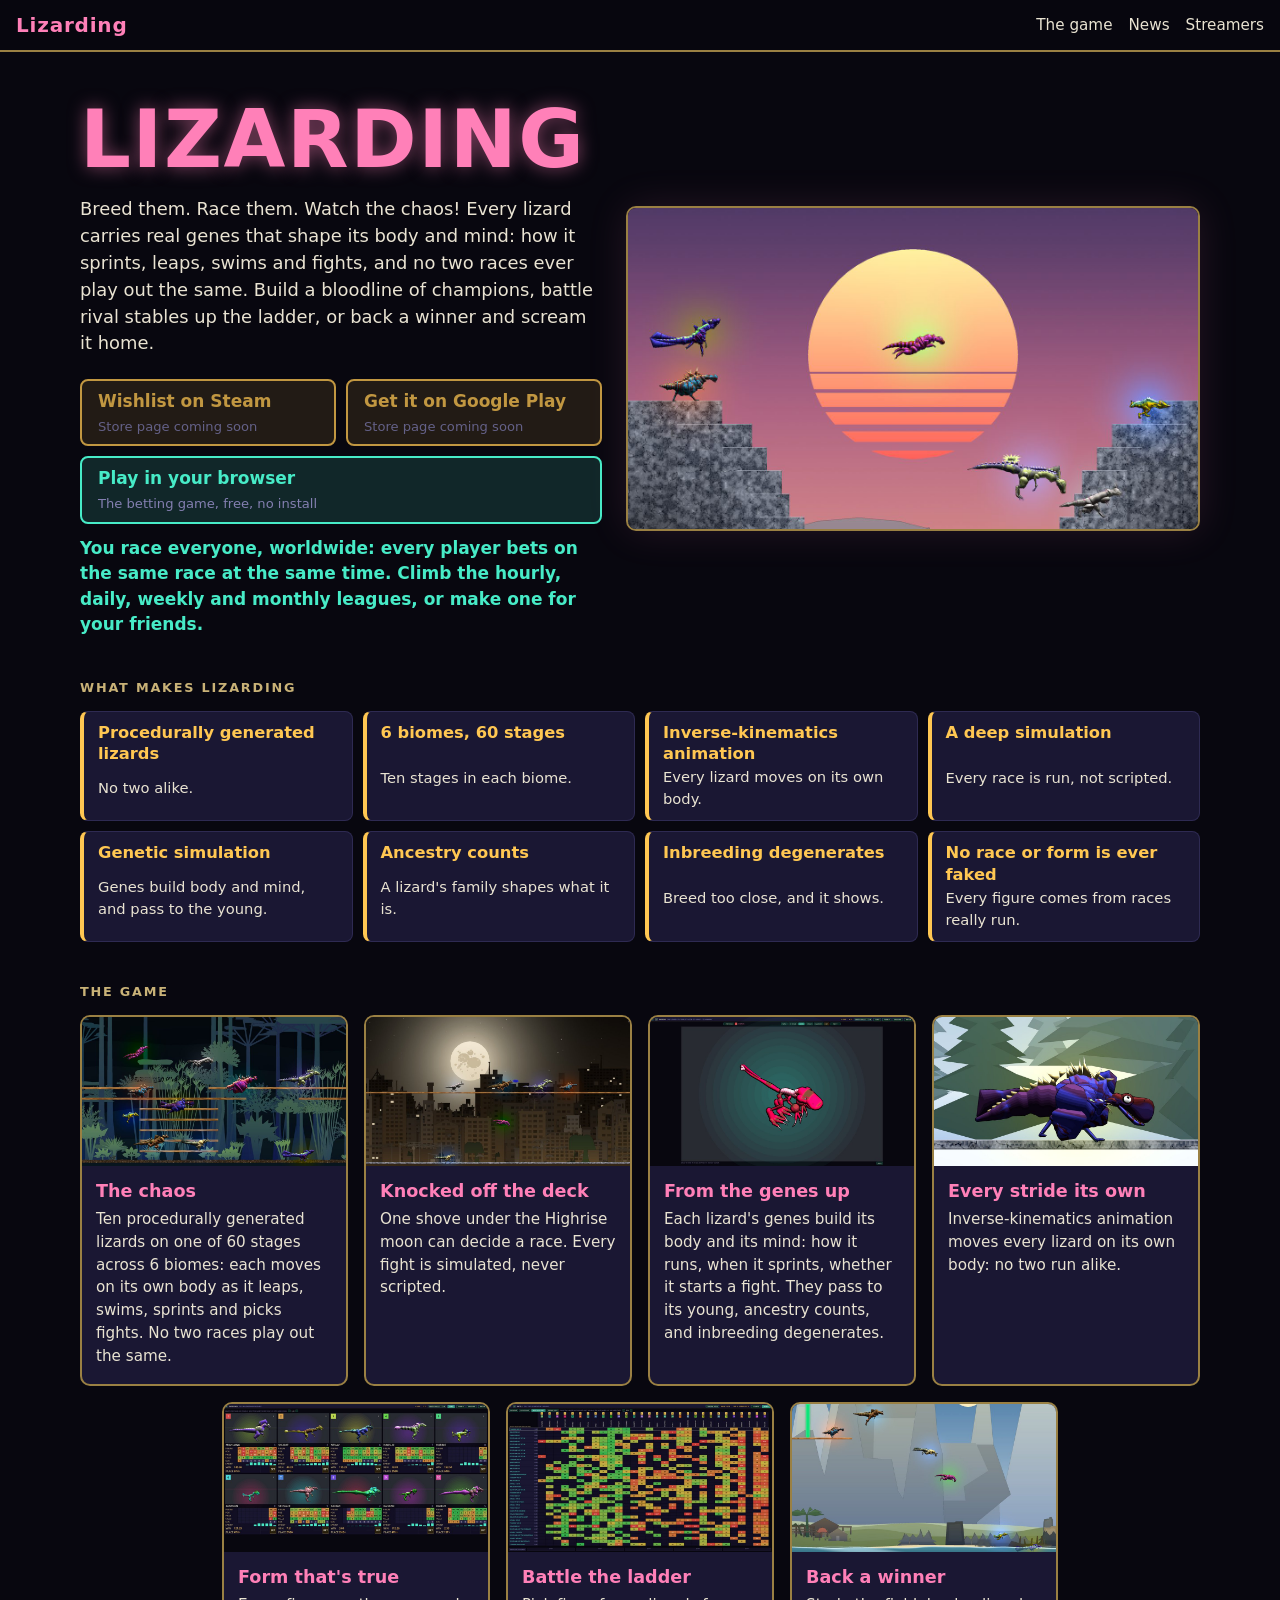
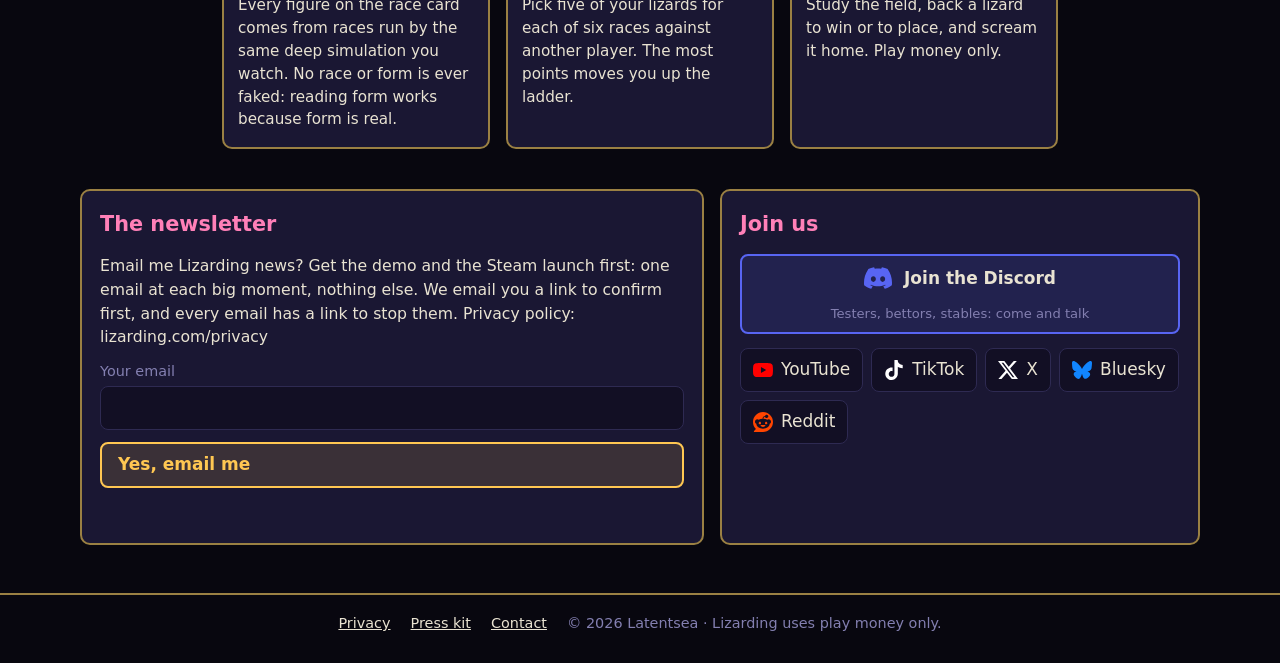
<file: index.html>
<!doctype html>
<html lang="en">
<head>
<meta charset="utf-8">
<meta name="viewport" content="width=device-width, initial-scale=1">
<meta name="color-scheme" content="dark">
<meta name="theme-color" content="#08070f">
<title>Lizarding: breed them, race them, watch the chaos</title>
<meta name="description" content="Breed them. Race them. Watch the chaos! Every lizard carries real genes that shape its body and mind: how it sprints, leaps, swims and fights, and no two races ever play out the same.">
<link rel="canonical" href="https://lizarding.com/">
<meta property="og:type" content="website">
<meta property="og:title" content="Lizarding">
<meta property="og:description" content="Breed them. Race them. Watch the chaos! Every lizard carries real genes that shape its body and mind.">
<meta property="og:url" content="https://lizarding.com/">
<meta property="og:image" content="https://lizarding.com/art/share.jpg">
<meta name="twitter:card" content="summary_large_image">
<link rel="icon" href="icon.svg" type="image/svg+xml">
<link rel="stylesheet" href="home.css?v=582c837b526d">
<script type="module" src="home.js?v=582c837b526d"></script>
<meta name="build" content="582c837b526d">
<script type="module" src="fresh.js?v=582c837b526d"></script>
</head>
<body>
<header class="Top">
  <a class="TopMark" href="./">Lizarding</a>
  <nav class="TopNav">
    <a href="#loops">The game</a>
    <a href="#news">News</a>
    <a href="streamers/">Streamers</a>
  </nav>
</header>

<main>
  <section class="Hero">
    <div class="HeroWords">
      <h1 class="Wordmark">LIZARDING</h1>
      <!-- the short description, Ian-approved (marketing/positioning.md): not to be reworded here -->
      <p class="Pitch">Breed them. Race them. Watch the chaos! Every lizard carries real genes that shape its body and mind: how it sprints, leaps, swims and fights, and no two races ever play out the same. Build a bloodline of champions, battle rival stables up the ladder, or back a winner and scream it home.</p>
      <div class="Buy" id="stores"></div>
      <a class="Button Play" id="play" href="https://play.lizarding.com/">
        <span class="Call">Play in your browser</span>
        <span class="Sub">The betting game, free, no install</span>
      </a>
      <!-- Ian, 12 Nov: that you play against everyone, worldwide, made plain; and the leagues -->
      <p class="Worldwide" id="worldwide">You race everyone, worldwide: every player bets on the same race at the same time. Climb the hourly, daily, weekly and monthly leagues, or make one for your friends.</p>
    </div>
    <figure class="HeroArt"><img src="art/canyon-sun.jpg" alt="A pink lizard leaps the canyon in front of a setting sun as the field races the rims" width="1280" height="720"></figure>
  </section>

  <!-- the selling points (Ian, 13 Nov), right under the hero: drawn from config.js -->
  <section class="Points" id="points" aria-labelledby="points-title">
    <h2 class="Engraving" id="points-title">What makes Lizarding</h2>
    <ul class="PointList" id="point-list"></ul>
  </section>

  <!-- who is live with Lizarding, high on the page (Ian, 12 Nov); hidden while nobody is: never an empty box -->
  <section class="Live" id="live" hidden>
    <div class="SectionHead">
      <h2 class="Engraving"><span class="LiveDot" aria-hidden="true"></span>Live now</h2>
      <a class="More" href="streamers/">Streamers: get listed</a>
    </div>
    <div class="LiveGrid" id="live-grid"></div>
  </section>

  <section class="Loops" id="loops" aria-label="The game">
    <h2 class="Engraving">The game</h2>
    <div class="LoopGrid" id="loop-grid"></div>
  </section>

  <section class="News" id="news">
    <div class="Panel">
      <h2 class="PanelTitle">The newsletter</h2>
      <!-- T-682's words, version 1 (newsletter.js): the same as everywhere Lizarding asks. Typing an address and pressing Yes is the answer. -->
      <form class="Newsletter" id="newsletter">
        <p class="QuestionWords" id="newsletter-words"></p>
        <label class="Field"><span>Your email</span><input type="email" name="email" autocomplete="email" required maxlength="254"></label>
        <button class="Button Small" type="submit">Yes, email me</button>
        <p class="FormSaid" id="newsletter-said" role="status"></p>
      </form>
    </div>
    <div class="Panel">
      <h2 class="PanelTitle">Join us</h2>
      <a class="Button Discord" id="discord" href="#"><img src="art/icons/discord.svg" alt=""><span class="Call">Discord</span><span class="Sub" id="discord-sub"></span></a>
      <div class="Socials" id="socials"></div>
    </div>
  </section>
</main>

<footer class="Foot">
  <a href="privacy/">Privacy</a>
  <a href="press/">Press kit</a>
  <a id="contact" href="mailto:dev-latent-sea@proton.me">Contact</a>
  <span>© 2026 Latentsea · Lizarding uses play money only.</span>
</footer>
</body>
</html>
</file>
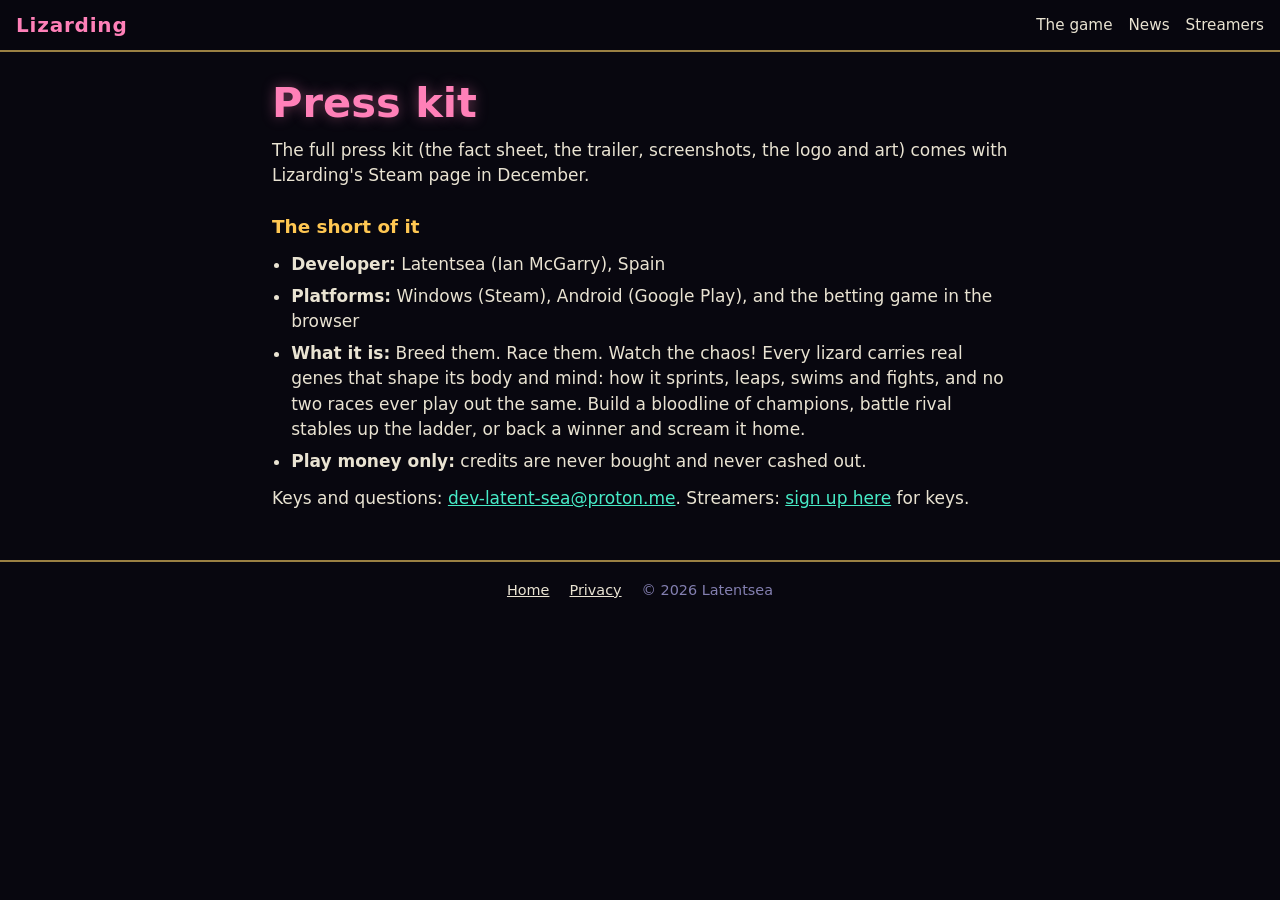
<file: press/index.html>
<!doctype html>
<html lang="en">
<head>
<meta charset="utf-8">
<meta name="viewport" content="width=device-width, initial-scale=1">
<meta name="color-scheme" content="dark">
<meta name="theme-color" content="#08070f">
<title>Lizarding: press kit</title>
<meta name="description" content="Lizarding's press kit: the facts, the art and who to write to.">
<link rel="canonical" href="https://lizarding.com/press/">
<link rel="icon" href="../icon.svg" type="image/svg+xml">
<link rel="stylesheet" href="../home.css">
</head>
<body>
<header class="Top">
  <a class="TopMark" href="../">Lizarding</a>
  <nav class="TopNav">
    <a href="../#loops">The game</a>
    <a href="../#news">News</a>
    <a href="../streamers/">Streamers</a>
  </nav>
</header>

<!-- The press kit's place, kept until the Steam page and its art exist (release plan: ~19 Dec).
     Then: the fact sheet, the description, the trailer, the screenshots, the logo and capsule art as a zip. -->
<main class="Page Prose">
  <h1 class="PageTitle">Press kit</h1>
  <p>The full press kit (the fact sheet, the trailer, screenshots, the logo and art) comes with Lizarding's Steam page in December.</p>
  <h2>The short of it</h2>
  <ul>
    <li><strong>Developer:</strong> Latentsea (Ian McGarry), Spain</li>
    <li><strong>Platforms:</strong> Windows (Steam), Android (Google Play), and the betting game in the browser</li>
    <li><strong>What it is:</strong> Breed them. Race them. Watch the chaos! Every lizard carries real genes that shape its body and mind: how it sprints, leaps, swims and fights, and no two races ever play out the same. Build a bloodline of champions, battle rival stables up the ladder, or back a winner and scream it home.</li>
    <li><strong>Play money only:</strong> credits are never bought and never cashed out.</li>
  </ul>
  <p>Keys and questions: <a href="mailto:dev-latent-sea@proton.me">dev-latent-sea@proton.me</a>. Streamers: <a href="../streamers/">sign up here</a> for keys.</p>
</main>

<footer class="Foot">
  <a href="../">Home</a>
  <a href="../privacy/">Privacy</a>
  <span>© 2026 Latentsea</span>
</footer>
</body>
</html>
</file>
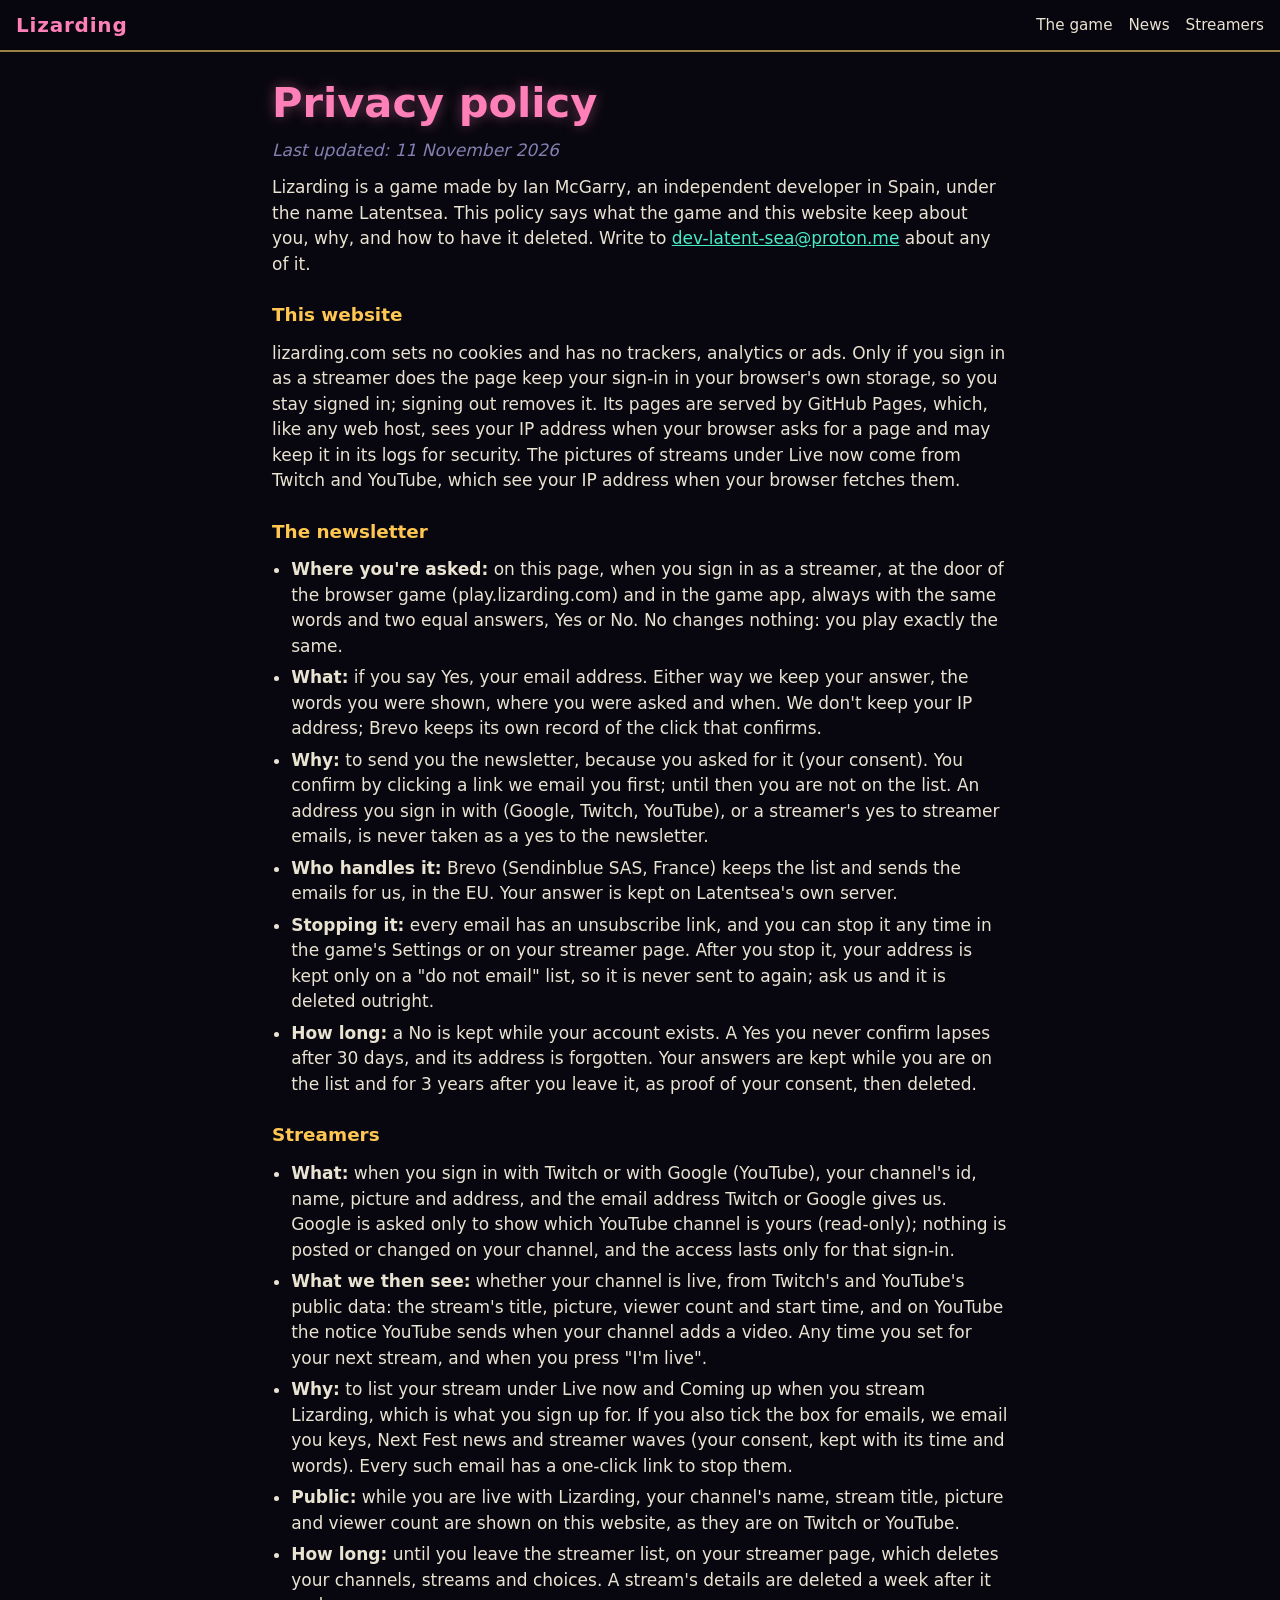
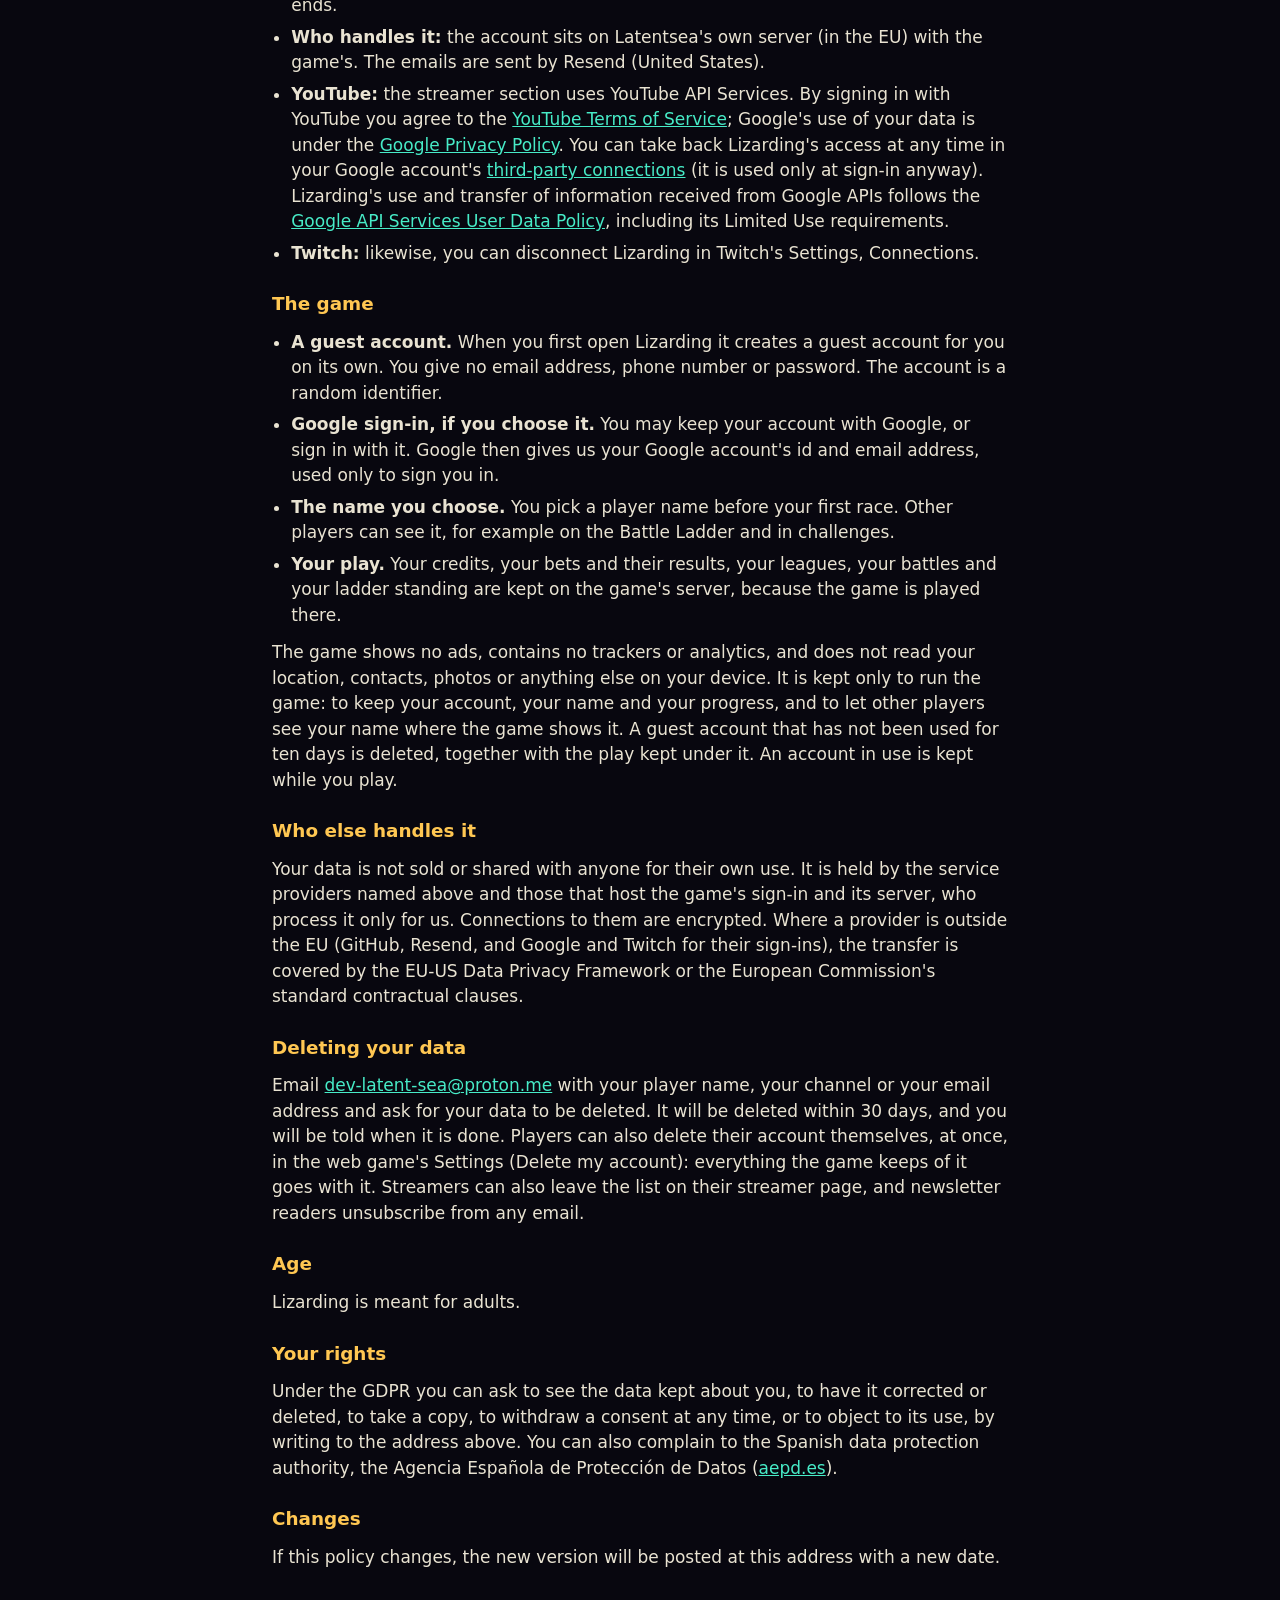
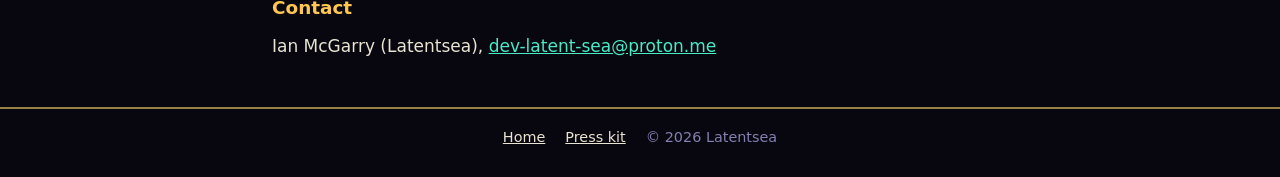
<file: privacy/index.html>
<!doctype html>
<html lang="en">
<head>
<meta charset="utf-8">
<meta name="viewport" content="width=device-width, initial-scale=1">
<meta name="color-scheme" content="dark">
<meta name="theme-color" content="#08070f">
<title>Lizarding: privacy policy</title>
<meta name="description" content="What Lizarding and lizarding.com keep about you, why, and how to have it deleted.">
<link rel="canonical" href="https://lizarding.com/privacy/">
<link rel="icon" href="../icon.svg" type="image/svg+xml">
<link rel="stylesheet" href="../home.css">
</head>
<body>
<header class="Top">
  <a class="TopMark" href="../">Lizarding</a>
  <nav class="TopNav">
    <a href="../#loops">The game</a>
    <a href="../#news">News</a>
    <a href="../streamers/">Streamers</a>
  </nav>
</header>

<!-- The game's policy (latent-productions: Projects/Lizarding/legal/privacy-policy.md, 22 Oct 2026),
     with the website's own parts added: the newsletter, the streamer list, the web game's Google sign-in. -->
<main class="Page Prose">
  <h1 class="PageTitle">Privacy policy</h1>
  <p class="Quiet"><em>Last updated: 11 November 2026</em></p>
  <p>Lizarding is a game made by Ian McGarry, an independent developer in Spain, under the name Latentsea. This policy says what the game and this website keep about you, why, and how to have it deleted. Write to <a href="mailto:dev-latent-sea@proton.me">dev-latent-sea@proton.me</a> about any of it.</p>

  <h2>This website</h2>
  <p>lizarding.com sets no cookies and has no trackers, analytics or ads. Only if you sign in as a streamer does the page keep your sign-in in your browser's own storage, so you stay signed in; signing out removes it. Its pages are served by GitHub Pages, which, like any web host, sees your IP address when your browser asks for a page and may keep it in its logs for security. The pictures of streams under Live now come from Twitch and YouTube, which see your IP address when your browser fetches them.</p>

  <h2>The newsletter</h2>
  <ul>
    <li><strong>Where you're asked:</strong> on this page, when you sign in as a streamer, at the door of the browser game (play.lizarding.com) and in the game app, always with the same words and two equal answers, Yes or No. No changes nothing: you play exactly the same.</li>
    <li><strong>What:</strong> if you say Yes, your email address. Either way we keep your answer, the words you were shown, where you were asked and when. We don't keep your IP address; Brevo keeps its own record of the click that confirms.</li>
    <li><strong>Why:</strong> to send you the newsletter, because you asked for it (your consent). You confirm by clicking a link we email you first; until then you are not on the list. An address you sign in with (Google, Twitch, YouTube), or a streamer's yes to streamer emails, is never taken as a yes to the newsletter.</li>
    <li><strong>Who handles it:</strong> Brevo (Sendinblue SAS, France) keeps the list and sends the emails for us, in the EU. Your answer is kept on Latentsea's own server.</li>
    <li><strong>Stopping it:</strong> every email has an unsubscribe link, and you can stop it any time in the game's Settings or on your streamer page. After you stop it, your address is kept only on a "do not email" list, so it is never sent to again; ask us and it is deleted outright.</li>
    <li><strong>How long:</strong> a No is kept while your account exists. A Yes you never confirm lapses after 30 days, and its address is forgotten. Your answers are kept while you are on the list and for 3 years after you leave it, as proof of your consent, then deleted.</li>
  </ul>

  <h2>Streamers</h2>
  <ul>
    <li><strong>What:</strong> when you sign in with Twitch or with Google (YouTube), your channel's id, name, picture and address, and the email address Twitch or Google gives us. Google is asked only to show which YouTube channel is yours (read-only); nothing is posted or changed on your channel, and the access lasts only for that sign-in.</li>
    <li><strong>What we then see:</strong> whether your channel is live, from Twitch's and YouTube's public data: the stream's title, picture, viewer count and start time, and on YouTube the notice YouTube sends when your channel adds a video. Any time you set for your next stream, and when you press "I'm live".</li>
    <li><strong>Why:</strong> to list your stream under Live now and Coming up when you stream Lizarding, which is what you sign up for. If you also tick the box for emails, we email you keys, Next Fest news and streamer waves (your consent, kept with its time and words). Every such email has a one-click link to stop them.</li>
    <li><strong>Public:</strong> while you are live with Lizarding, your channel's name, stream title, picture and viewer count are shown on this website, as they are on Twitch or YouTube.</li>
    <li><strong>How long:</strong> until you leave the streamer list, on your streamer page, which deletes your channels, streams and choices. A stream's details are deleted a week after it ends.</li>
    <li><strong>Who handles it:</strong> the account sits on Latentsea's own server (in the EU) with the game's. The emails are sent by Resend (United States).</li>
    <li><strong>YouTube:</strong> the streamer section uses YouTube API Services. By signing in with YouTube you agree to the <a href="https://www.youtube.com/t/terms">YouTube Terms of Service</a>; Google's use of your data is under the <a href="https://policies.google.com/privacy">Google Privacy Policy</a>. You can take back Lizarding's access at any time in your Google account's <a href="https://myaccount.google.com/connections">third-party connections</a> (it is used only at sign-in anyway). Lizarding's use and transfer of information received from Google APIs follows the <a href="https://developers.google.com/terms/api-services-user-data-policy">Google API Services User Data Policy</a>, including its Limited Use requirements.</li>
    <li><strong>Twitch:</strong> likewise, you can disconnect Lizarding in Twitch's Settings, Connections.</li>
  </ul>

  <h2>The game</h2>
  <ul>
    <li><strong>A guest account.</strong> When you first open Lizarding it creates a guest account for you on its own. You give no email address, phone number or password. The account is a random identifier.</li>
    <li><strong>Google sign-in, if you choose it.</strong> You may keep your account with Google, or sign in with it. Google then gives us your Google account's id and email address, used only to sign you in.</li>
    <li><strong>The name you choose.</strong> You pick a player name before your first race. Other players can see it, for example on the Battle Ladder and in challenges.</li>
    <li><strong>Your play.</strong> Your credits, your bets and their results, your leagues, your battles and your ladder standing are kept on the game's server, because the game is played there.</li>
  </ul>
  <p>The game shows no ads, contains no trackers or analytics, and does not read your location, contacts, photos or anything else on your device. It is kept only to run the game: to keep your account, your name and your progress, and to let other players see your name where the game shows it. A guest account that has not been used for ten days is deleted, together with the play kept under it. An account in use is kept while you play.</p>

  <h2>Who else handles it</h2>
  <p>Your data is not sold or shared with anyone for their own use. It is held by the service providers named above and those that host the game's sign-in and its server, who process it only for us. Connections to them are encrypted. Where a provider is outside the EU (GitHub, Resend, and Google and Twitch for their sign-ins), the transfer is covered by the EU-US Data Privacy Framework or the European Commission's standard contractual clauses.</p>

  <h2>Deleting your data</h2>
  <p>Email <a href="mailto:dev-latent-sea@proton.me">dev-latent-sea@proton.me</a> with your player name, your channel or your email address and ask for your data to be deleted. It will be deleted within 30 days, and you will be told when it is done. Players can also delete their account themselves, at once, in the web game's Settings (Delete my account): everything the game keeps of it goes with it. Streamers can also leave the list on their streamer page, and newsletter readers unsubscribe from any email.</p>

  <h2>Age</h2>
  <p>Lizarding is meant for adults.</p>

  <h2>Your rights</h2>
  <p>Under the GDPR you can ask to see the data kept about you, to have it corrected or deleted, to take a copy, to withdraw a consent at any time, or to object to its use, by writing to the address above. You can also complain to the Spanish data protection authority, the Agencia Española de Protección de Datos (<a href="https://www.aepd.es/">aepd.es</a>).</p>

  <h2>Changes</h2>
  <p>If this policy changes, the new version will be posted at this address with a new date.</p>

  <h2>Contact</h2>
  <p>Ian McGarry (Latentsea), <a href="mailto:dev-latent-sea@proton.me">dev-latent-sea@proton.me</a></p>
</main>

<footer class="Foot">
  <a href="../">Home</a>
  <a href="../press/">Press kit</a>
  <span>© 2026 Latentsea</span>
</footer>
</body>
</html>
</file>
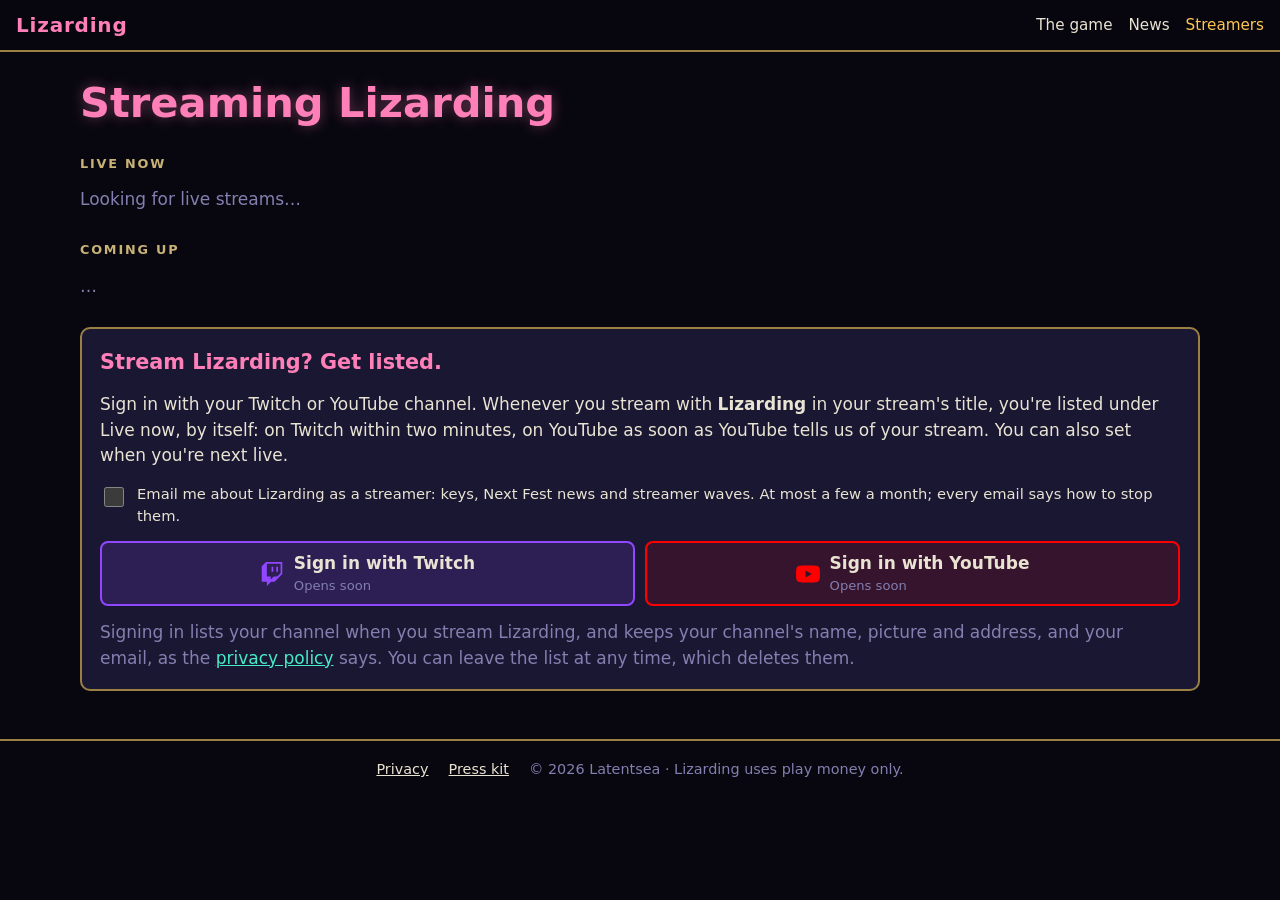
<file: streamers/index.html>
<!doctype html>
<html lang="en">
<head>
<meta charset="utf-8">
<meta name="viewport" content="width=device-width, initial-scale=1">
<meta name="color-scheme" content="dark">
<meta name="theme-color" content="#08070f">
<title>Lizarding for streamers: live now, and get listed</title>
<meta name="description" content="Who is streaming Lizarding right now, on Twitch and YouTube. Streamers: sign in with your channel to be listed, get keys and hear about Next Fest.">
<link rel="canonical" href="https://lizarding.com/streamers/">
<meta property="og:title" content="Lizarding for streamers">
<meta property="og:image" content="https://lizarding.com/art/share.jpg">
<link rel="icon" href="../icon.svg" type="image/svg+xml">
<link rel="stylesheet" href="../home.css">
<script type="module" src="streamers.js"></script>
</head>
<body>
<header class="Top">
  <a class="TopMark" href="../">Lizarding</a>
  <nav class="TopNav">
    <a href="../#loops">The game</a>
    <a href="../#news">News</a>
    <a href="./" aria-current="page">Streamers</a>
  </nav>
</header>

<main class="Page Wide">
  <h1 class="PageTitle">Streaming Lizarding</h1>
  <p class="Banner" id="said" role="status" hidden></p>

  <section>
    <h2 class="Engraving">Live now</h2>
    <div class="LiveGrid" id="live-grid"><p class="Quiet">Looking for live streams…</p></div>
  </section>

  <section>
    <h2 class="Engraving">Coming up</h2>
    <div class="ComingList" id="coming"><p class="Quiet">…</p></div>
  </section>

  <!-- signed out: how to join -->
  <section class="Panel" id="join" hidden>
    <h2 class="PanelTitle">Stream Lizarding? Get listed.</h2>
    <p>Sign in with your Twitch or YouTube channel. Whenever you stream with <strong>Lizarding</strong> in your stream's title, you're listed under Live now, by itself: on Twitch within two minutes, on YouTube as soon as YouTube tells us of your stream. You can also set when you're next live.</p>
    <label class="Consent"><input type="checkbox" id="emails">
      <span id="emails-words">Email me about Lizarding as a streamer: keys, Next Fest news and streamer waves. At most a few a month; every email says how to stop them.</span></label>
    <div class="SignIns">
      <button class="Button Twitch" id="twitch" type="button"><img src="../art/icons/twitch.svg" alt=""><span class="Stack"><span class="Call">Sign in with Twitch</span><span class="Sub" id="twitch-sub">Proves your channel; gives us your email</span></span></button>
      <button class="Button YouTube" id="youtube" type="button"><img src="../art/icons/youtube.svg" alt=""><span class="Stack"><span class="Call">Sign in with YouTube</span><span class="Sub" id="youtube-sub">With Google: proves your channel; gives us your email</span></span></button>
    </div>
    <p class="Quiet">Signing in lists your channel when you stream Lizarding, and keeps your channel's name, picture and address, and your email, as the <a href="../privacy/">privacy policy</a> says. You can leave the list at any time, which deletes them.</p>
  </section>

  <!-- signed in, asked once (T-682): the streamer page waits for the answer -->
  <section class="Panel" id="news-ask" hidden>
    <h2 class="PanelTitle">One question first</h2>
    <p class="Quiet">Apart from the streamer emails: this is Lizarding's newsletter, for everyone. Either answer is fine.</p>
    <div id="news-ask-body"></div>
  </section>

  <!-- signed in: the streamer's own page -->
  <section class="Panel" id="mine" hidden>
    <h2 class="PanelTitle">Your streamer page</h2>
    <div class="Channels" id="channels"></div>
    <div class="Row" id="add"></div>

    <h3 class="Engraving">Live with Lizarding</h3>
    <p id="live-said">Put <strong>Lizarding</strong> in your stream's title and we find you by ourselves.</p>
    <div class="Row">
      <button class="Button Small" id="im-live" type="button">I'm live with Lizarding</button>
      <button class="Button Small Danger" id="not-live" type="button" hidden>I've stopped</button>
    </div>
    <p class="Quiet">Not listed after a couple of minutes? Press it: you're listed for 4 hours, or until you say you've stopped.</p>

    <h3 class="Engraving">Your next stream</h3>
    <div class="Row">
      <input type="datetime-local" id="next" aria-label="Your next stream">
      <button class="Button Small" id="next-save" type="button">Save</button>
      <button class="Button Small Danger" id="next-clear" type="button">Clear</button>
    </div>
    <p class="Quiet" id="next-said"></p>

    <h3 class="Engraving">Emails</h3>
    <label class="Consent"><input type="checkbox" id="mine-emails"><span>Email me keys, Next Fest news and streamer waves. Every email says how to stop them.</span></label>

    <div id="news-part" hidden>
      <h3 class="Engraving">Lizarding news</h3>
      <div id="news-row"></div>
    </div>

    <div class="Row">
      <button class="Button Small" id="sign-out" type="button">Sign out</button>
      <button class="Button Small Danger" id="leave" type="button">Leave the streamer list</button>
    </div>
  </section>
</main>

<footer class="Foot">
  <a href="../privacy/">Privacy</a>
  <a href="../press/">Press kit</a>
  <span>© 2026 Latentsea · Lizarding uses play money only.</span>
</footer>
</body>
</html>
</file>
<file: home.css>
/* lizarding.com wears Lizarding's own look, the web game's (sites/lizarding/
   lizarding.css): the desktop's tote cabinet - enamel cards on a night page,
   brass edges, amber figures, neon titles, cream words. Phones first. */

:root {
  --night: #08070f; --enamel: #1a1733; --enamel-dark: #120f24; --lit: #2e2a52;
  --cream: #e9e3d2; --soft: #837fb0; --brass: #9a8043; --engraved: #c9b277;
  --amber: #ffc752; --neon: #ff80b8; --teal: #47ebc7;
  --radius: 10px; --gap: 16px;
  color-scheme: dark;
}
* { box-sizing: border-box; }
[hidden] { display: none !important; }
html, body { margin: 0; background: var(--night); color: var(--cream); }
body { font: 17px/1.5 system-ui, -apple-system, "Segoe UI", Roboto, sans-serif; overflow-x: hidden; }
a { color: var(--teal); }
img, video { max-width: 100%; display: block; }
main { max-width: 72rem; margin: 0 auto; padding: 0 16px 3rem; display: grid; gap: 40px; }
h1, h2, h3, p { margin: 0; }
.Quiet { color: var(--soft); }

/* the bar along the top */
.Top { position: sticky; top: 0; z-index: 2; display: flex; align-items: center; justify-content: space-between; gap: 12px;
  padding: 10px 16px; background: rgb(8 7 15 / 0.9); border-bottom: 2px solid var(--brass); backdrop-filter: blur(6px); }
.TopMark { color: var(--neon); font-weight: 800; font-size: 1.25rem; letter-spacing: 0.04em; text-decoration: none; }
.TopNav { display: flex; gap: 16px; flex-wrap: wrap; }
.TopNav a { color: var(--cream); text-decoration: none; font-size: 0.95rem; }
.TopNav a:hover, .TopNav a[aria-current] { color: var(--amber); }

/* the first screen */
.Hero { display: grid; grid-template-columns: minmax(0, 1fr); gap: 24px; padding-top: 28px; align-items: center; }
.Wordmark { font-size: clamp(2.6rem, 11vw, 5rem); font-weight: 800; color: var(--neon); line-height: 1; letter-spacing: 0.02em;
  text-shadow: 0 0 18px rgb(255 128 184 / 0.5); }
.Pitch { margin-top: 16px; font-size: 1.12rem; max-width: 36rem; }
.HeroArt { margin: 0; border: 2px solid var(--brass); border-radius: var(--radius); overflow: hidden; box-shadow: 0 0 40px rgb(255 128 184 / 0.12); }
.HeroArt img { width: 100%; height: auto; }
@media (min-width: 56rem) { .Hero { grid-template-columns: minmax(0, 1fr) minmax(0, 1.1fr); padding-top: 48px; } }

/* buttons: the cabinet's fruit buttons - an edge in the button's colour, filled faintly */
.Buy { display: grid; grid-template-columns: repeat(auto-fit, minmax(min(100%, 13rem), 1fr)); gap: 10px; margin-top: 22px; max-width: 34rem; }
.Button { display: flex; flex-direction: column; justify-content: center; gap: 2px; min-height: 52px; padding: 8px 16px; border-radius: 8px;
  border: 2px solid var(--lit); background: rgb(46 42 82 / 0.4); color: var(--cream); text-decoration: none; font: inherit; cursor: pointer; text-align: left; }
.Button:hover { background: rgb(46 42 82 / 0.8); }
.Button .Call { font-weight: 700; }
.Button .Sub { font-size: 0.82rem; color: var(--soft); }
.Button.Store { border-color: var(--amber); background: rgb(255 199 82 / 0.14); }
.Button.Store .Call { color: var(--amber); }
.Button.Play { margin-top: 10px; max-width: 34rem; border-color: var(--teal); background: rgb(71 235 199 / 0.14); }
.Button.Play .Call { color: var(--teal); }
/* Ian, 12 Nov: "make the Play in browser glow with oscillating intensity": a slow 2 s pulse in its teal, a
   box-shadow only, so nothing around it moves; held steady for anyone who asks for less motion */
@keyframes play-glow {
  0%, 100% { box-shadow: 0 0 6px 1px rgb(71 235 199 / 0.25), 0 0 14px 2px rgb(71 235 199 / 0.12); }
  50% { box-shadow: 0 0 16px 4px rgb(71 235 199 / 0.65), 0 0 34px 10px rgb(71 235 199 / 0.3); }
}
.Button.Play { animation: play-glow 2s ease-in-out infinite; }
@media (prefers-reduced-motion: reduce) {
  .Button.Play { animation: none; box-shadow: 0 0 12px 3px rgb(71 235 199 / 0.45), 0 0 26px 6px rgb(71 235 199 / 0.2); }
}
.Button.Soon { cursor: default; opacity: 0.75; }
.Button.Soon:hover { background: rgb(46 42 82 / 0.4); }
.Button.Store.Soon:hover { background: rgb(255 199 82 / 0.14); }
.Button.Small { min-height: 44px; display: inline-flex; width: auto; font-weight: 700; border-color: var(--amber); color: var(--amber); background: rgb(255 199 82 / 0.14); }
.Button:disabled, .Button[aria-disabled="true"] { cursor: default; }
.Button:disabled { opacity: 0.5; }
input:disabled { opacity: 0.6; }
.Button.Discord { flex-direction: row; align-items: center; gap: 12px; flex-wrap: wrap; border-color: #5865f2; background: rgb(88 101 242 / 0.14); }
.Button.Discord img { width: 28px; height: 28px; }

/* section heads: the cabinet's engraved brass labels */
.Engraving { color: var(--engraved); font-size: 0.8rem; font-weight: 700; letter-spacing: 0.14em; text-transform: uppercase; margin-bottom: 14px; }
.SectionHead { display: flex; align-items: baseline; justify-content: space-between; gap: 12px; flex-wrap: wrap; }
.More { color: var(--amber); font-size: 0.95rem; }

/* the gameplay loops: a picture until each loop is captured */
.LoopGrid { display: grid; gap: var(--gap); grid-template-columns: repeat(auto-fill, minmax(min(100%, 19rem), 1fr)); }
.Loop { margin: 0; background: var(--enamel); border: 2px solid var(--brass); border-radius: var(--radius); overflow: hidden; display: flex; flex-direction: column; }
.LoopFrame { aspect-ratio: 16 / 9; background: var(--enamel-dark); overflow: hidden; }
.LoopFrame img, .LoopFrame video { width: 100%; height: 100%; object-fit: cover; }
.Loop figcaption { padding: 12px 14px 16px; display: grid; gap: 4px; }
.Loop h3 { color: var(--neon); font-size: 1.1rem; }
.Loop p { font-size: 0.95rem; }

/* live now */
.LiveGrid { display: grid; gap: var(--gap); grid-template-columns: repeat(auto-fill, minmax(min(100%, 16rem), 1fr)); }
.LiveCard { display: flex; flex-direction: column; text-decoration: none; color: var(--cream); background: var(--enamel); border: 2px solid var(--lit); border-radius: var(--radius); overflow: hidden; }
.LiveCard:hover { border-color: var(--neon); }
.Thumb { position: relative; aspect-ratio: 16 / 9; background: linear-gradient(135deg, var(--enamel-dark), var(--lit)); }
.Thumb img { width: 100%; height: 100%; object-fit: cover; }
.LiveBadge { position: absolute; top: 8px; left: 8px; padding: 1px 8px; border-radius: 4px; background: #e5294f; color: #fff; font-size: 0.75rem; font-weight: 800; letter-spacing: 0.06em; }
.LiveWords { padding: 10px 12px 12px; display: grid; gap: 2px; min-width: 0; }
.LiveName { display: flex; align-items: center; gap: 6px; font-weight: 700; color: var(--amber); }
.LiveTitle { overflow: hidden; text-overflow: ellipsis; white-space: nowrap; }
.LiveMeta { font-size: 0.85rem; color: var(--soft); }
.LiveCard.Said .LiveMeta { font-style: italic; }
.PlatformIcon { width: 18px; height: 18px; flex: none; }
.ComingList { display: grid; gap: 8px; }
.ComingRow { display: flex; flex-wrap: wrap; align-items: center; gap: 4px 10px; padding: 10px 12px; background: var(--enamel); border: 1px solid var(--lit); border-radius: 8px; color: var(--cream); text-decoration: none; }
.ComingRow:hover { border-color: var(--teal); }
.ComingName { font-weight: 700; color: var(--amber); }
.ComingWhen { color: var(--soft); font-size: 0.92rem; }

/* newsletter and community */
.News { display: grid; gap: var(--gap); }
@media (min-width: 52rem) { .News { grid-template-columns: minmax(0, 1.3fr) minmax(0, 1fr); } }
.Panel { background: var(--enamel); border: 2px solid var(--brass); border-radius: var(--radius); padding: 18px; display: grid; gap: 14px; align-content: start; min-width: 0; }
.PanelTitle { color: var(--neon); font-size: 1.3rem; }
.Newsletter { display: grid; gap: 12px; position: relative; }
.Field { display: grid; gap: 4px; font-size: 0.9rem; color: var(--soft); }
input[type=email], input[type=datetime-local], input[type=text] { font: inherit; color: var(--cream); background: var(--enamel-dark); border: 1px solid var(--lit); border-radius: 8px; padding: 10px 12px; min-height: 44px; width: 100%; }
input:focus-visible, .Button:focus-visible, a:focus-visible { outline: 2px solid var(--amber); outline-offset: 2px; }
.Consent { display: flex; gap: 10px; align-items: flex-start; font-size: 0.92rem; }
.Consent input { margin-top: 4px; width: 20px; height: 20px; flex: none; accent-color: var(--teal); }
.FormSaid { color: var(--teal); min-height: 1.5em; }
.FormSaid.Warn { color: var(--neon); }
.Unseen { position: absolute !important; left: 0; top: 0; width: 1px !important; height: 1px !important; min-height: 0 !important; overflow: hidden; clip: rect(0 0 0 0); border: 0; padding: 0; }
.Socials { display: flex; flex-wrap: wrap; gap: 8px; }
.Social { display: inline-flex; align-items: center; gap: 8px; min-height: 44px; padding: 6px 12px; border: 1px solid var(--lit); border-radius: 8px; color: var(--cream); text-decoration: none; background: var(--enamel-dark); }
.Social:hover { border-color: var(--amber); }
.Social img { width: 20px; height: 20px; }

/* the foot */
.Foot { border-top: 2px solid var(--brass); padding: 18px 16px 28px; display: flex; flex-wrap: wrap; gap: 8px 20px; justify-content: center; font-size: 0.9rem; color: var(--soft); }
.Foot a { color: var(--cream); }

/* the pages beside it: streamers, privacy, press */
.Page { max-width: 48rem; margin: 0 auto; padding: 28px 16px 3rem; display: grid; gap: 28px; }
.Page.Wide { max-width: 72rem; }
.PageTitle { color: var(--neon); font-size: clamp(1.8rem, 7vw, 2.6rem); line-height: 1.1; text-shadow: 0 0 14px rgb(255 128 184 / 0.4); }
.Prose { display: grid; gap: 12px; }
.Prose h2 { color: var(--amber); font-size: 1.15rem; margin-top: 12px; }
.Prose ul { margin: 0; padding-left: 1.2rem; display: grid; gap: 6px; }
.Banner { padding: 10px 14px; border-radius: 8px; background: rgb(255 128 184 / 0.14); color: var(--neon); }
.Banner.Good { background: rgb(71 235 199 / 0.14); color: var(--teal); }
.SignIns { display: grid; gap: 10px; grid-template-columns: repeat(auto-fit, minmax(min(100%, 14rem), 1fr)); }
.Button.Twitch { border-color: #9146ff; background: rgb(145 70 255 / 0.16); flex-direction: row; align-items: center; gap: 10px; }
.Button.YouTube { border-color: #ff0000; background: rgb(255 0 0 / 0.12); flex-direction: row; align-items: center; gap: 10px; }
.Button.Twitch img, .Button.YouTube img { width: 24px; height: 24px; }
.Button .Stack { display: grid; }
.Channels { display: flex; flex-wrap: wrap; gap: 8px; }
.Channel { display: inline-flex; align-items: center; gap: 8px; padding: 6px 12px; border: 1px solid var(--lit); border-radius: 8px; background: var(--enamel-dark); color: var(--cream); text-decoration: none; }
.Channel img.Avatar { width: 24px; height: 24px; border-radius: 50%; }
.Row { display: flex; flex-wrap: wrap; gap: 10px; align-items: center; }
.Row input[type=datetime-local] { width: auto; flex: 1 1 14rem; }
.Danger { border-color: var(--neon) !important; color: var(--neon) !important; background: transparent !important; }

/* the newsletter's question (T-682): two equal answers, neither one picked out */
.Question { display: grid; gap: 12px; }
.QuestionWords { font-size: 0.98rem; }
.Choices { display: grid; grid-template-columns: 1fr 1fr; gap: 10px; max-width: 28rem; }
.Button.Small.Choice { justify-content: center; color: var(--cream); border-color: var(--lit); background: rgb(46 42 82 / 0.4); }
.Button.Small.Choice:hover { background: rgb(46 42 82 / 0.8); }

/* Ian, 12 Nov: everyone worldwide made plain; Live now high on the page, hidden while nobody is live */
.Worldwide { margin: 12px 0 0; max-width: 34rem; color: var(--teal); font-weight: 600; }
.Live[hidden] { display: none; }
.Live { border: 1px solid rgb(255 64 96 / 0.55); border-radius: 14px; padding: 14px; background: rgb(255 64 96 / 0.06); }
.LiveDot { display: inline-block; width: 10px; height: 10px; border-radius: 50%; background: #ff4060; margin-right: 8px; vertical-align: middle; box-shadow: 0 0 8px #ff4060; }

/* the selling points (Ian, 13 Nov), right under the hero: short, scannable, an enamel tile each, its head in amber */
.PointList { list-style: none; margin: 0; padding: 0; display: grid; gap: 10px; grid-template-columns: repeat(auto-fill, minmax(min(100%, 15rem), 1fr)); }
.Point { display: grid; gap: 2px; padding: 10px 14px; background: var(--enamel); border: 1px solid var(--lit); border-left: 4px solid var(--amber); border-radius: 8px; }
.Point strong { color: var(--amber); font-size: 1.02rem; line-height: 1.3; }
.Point span { color: var(--cream); font-size: 0.92rem; }
@media (max-width: 30rem) { .PointList { grid-template-columns: 1fr 1fr; gap: 8px; } .Point { padding: 8px 10px; } .Point strong { font-size: 0.95rem; } .Point span { font-size: 0.85rem; } }

/* seven loops since Ian's two came back (13 Nov): on a wide screen four to a row and the short row centred, never
   one card left alone at the end; a phone keeps one column */
@media (min-width: 64rem) {
  .LoopGrid { display: flex; flex-wrap: wrap; justify-content: center; }
  .LoopGrid .Loop { flex: 0 1 calc((100% - 3 * var(--gap)) / 4); }
}
</file>
